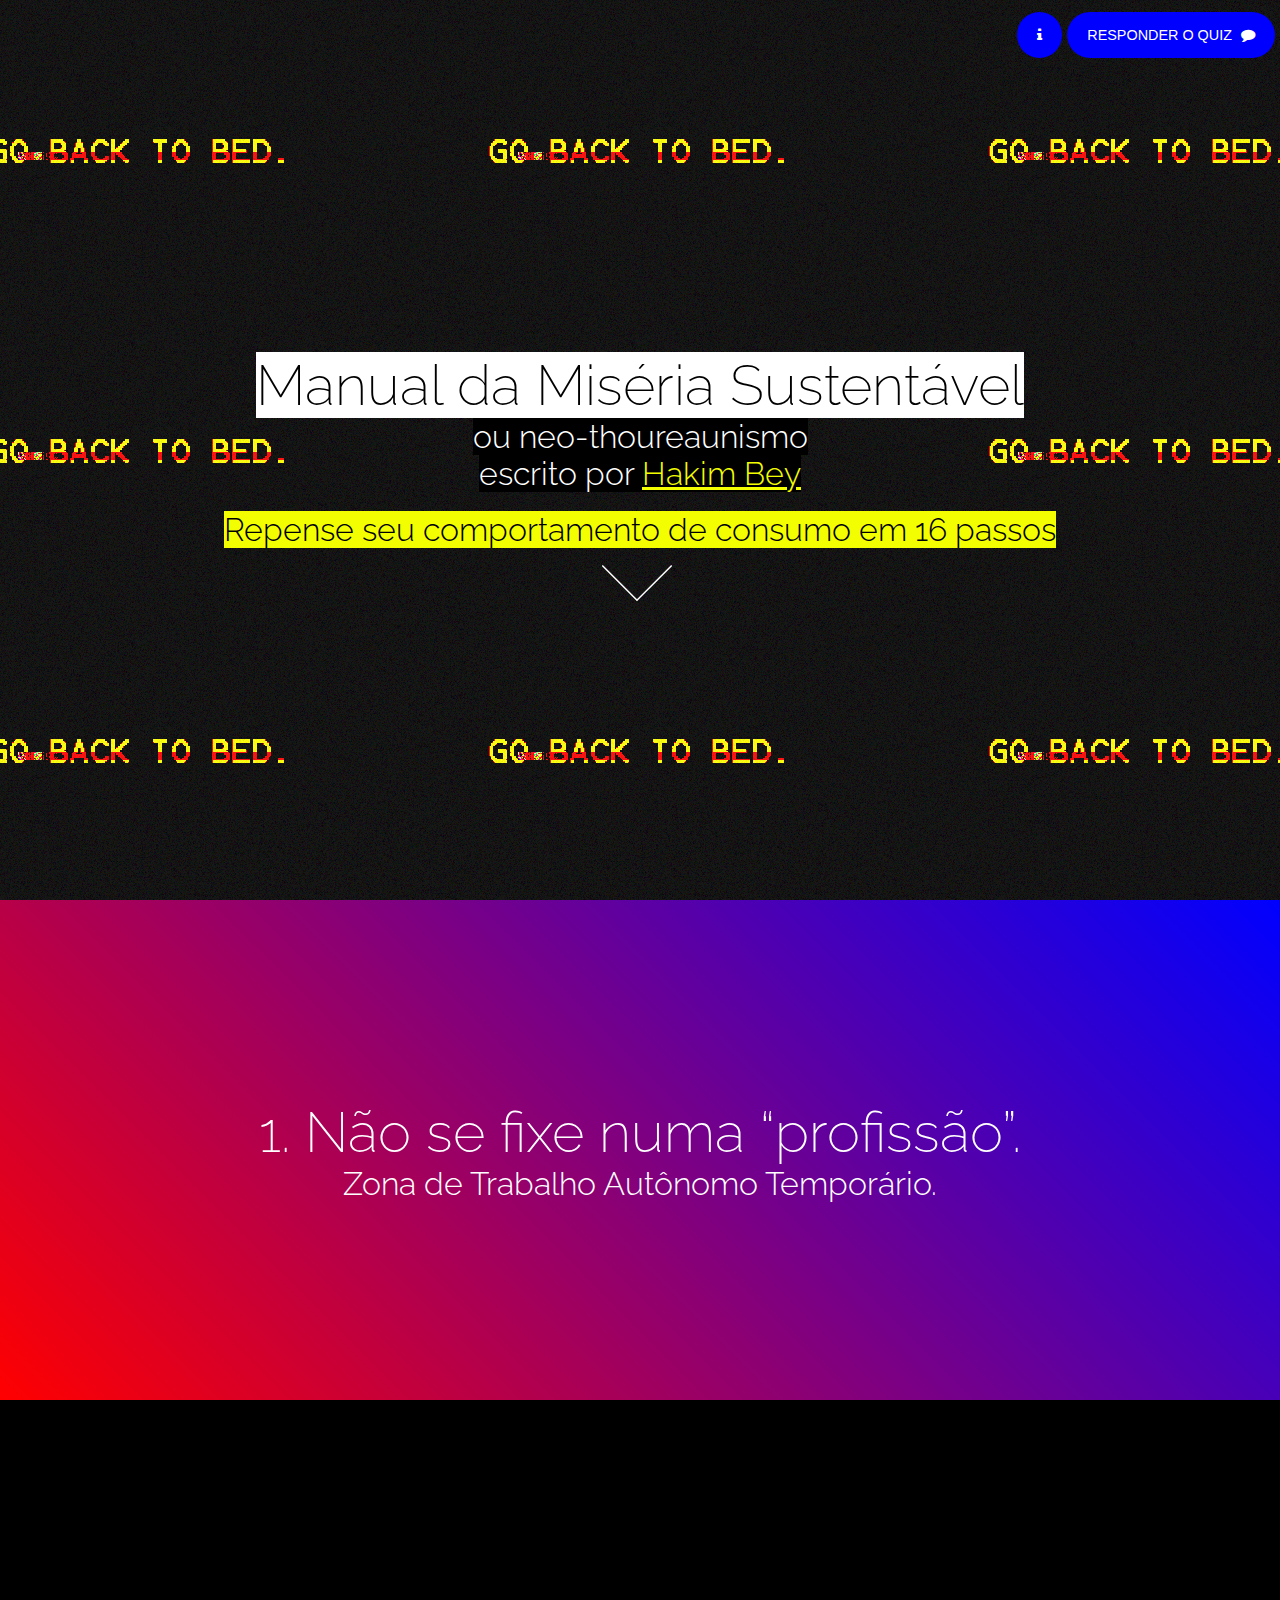
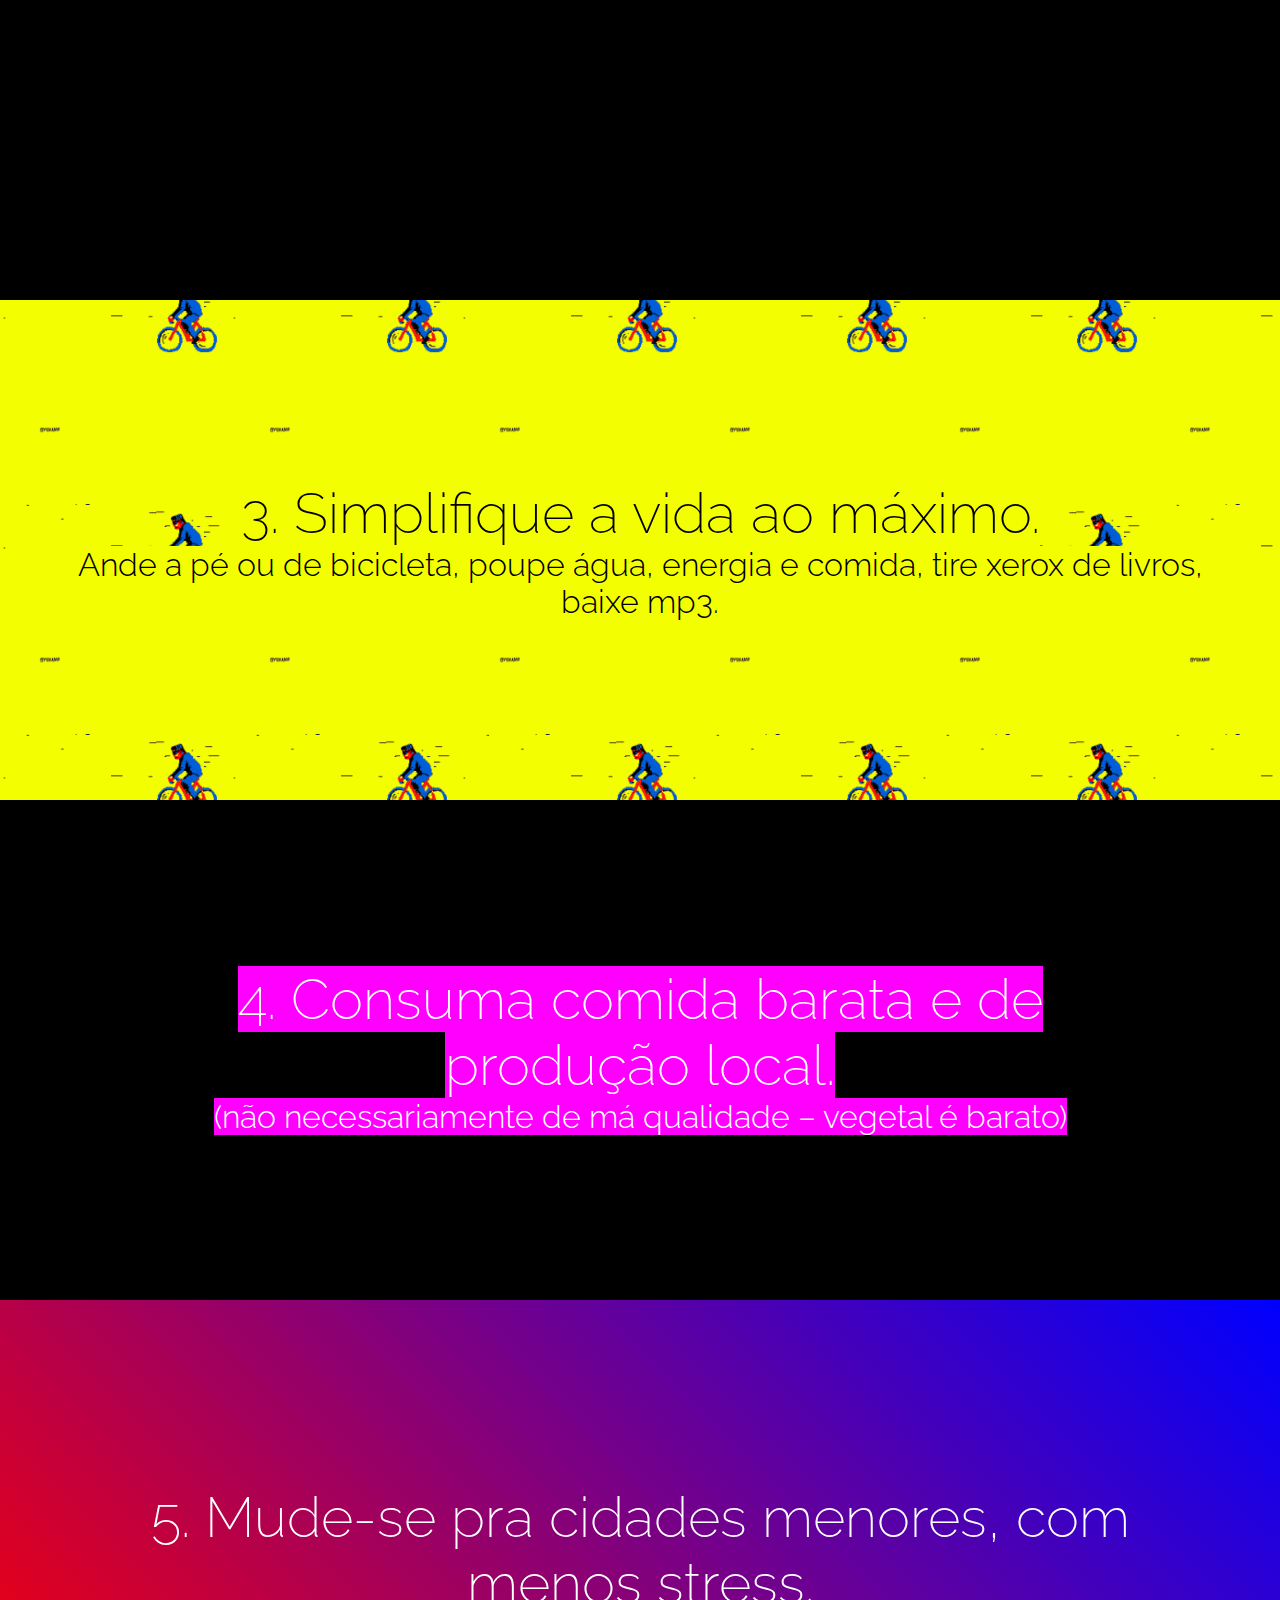
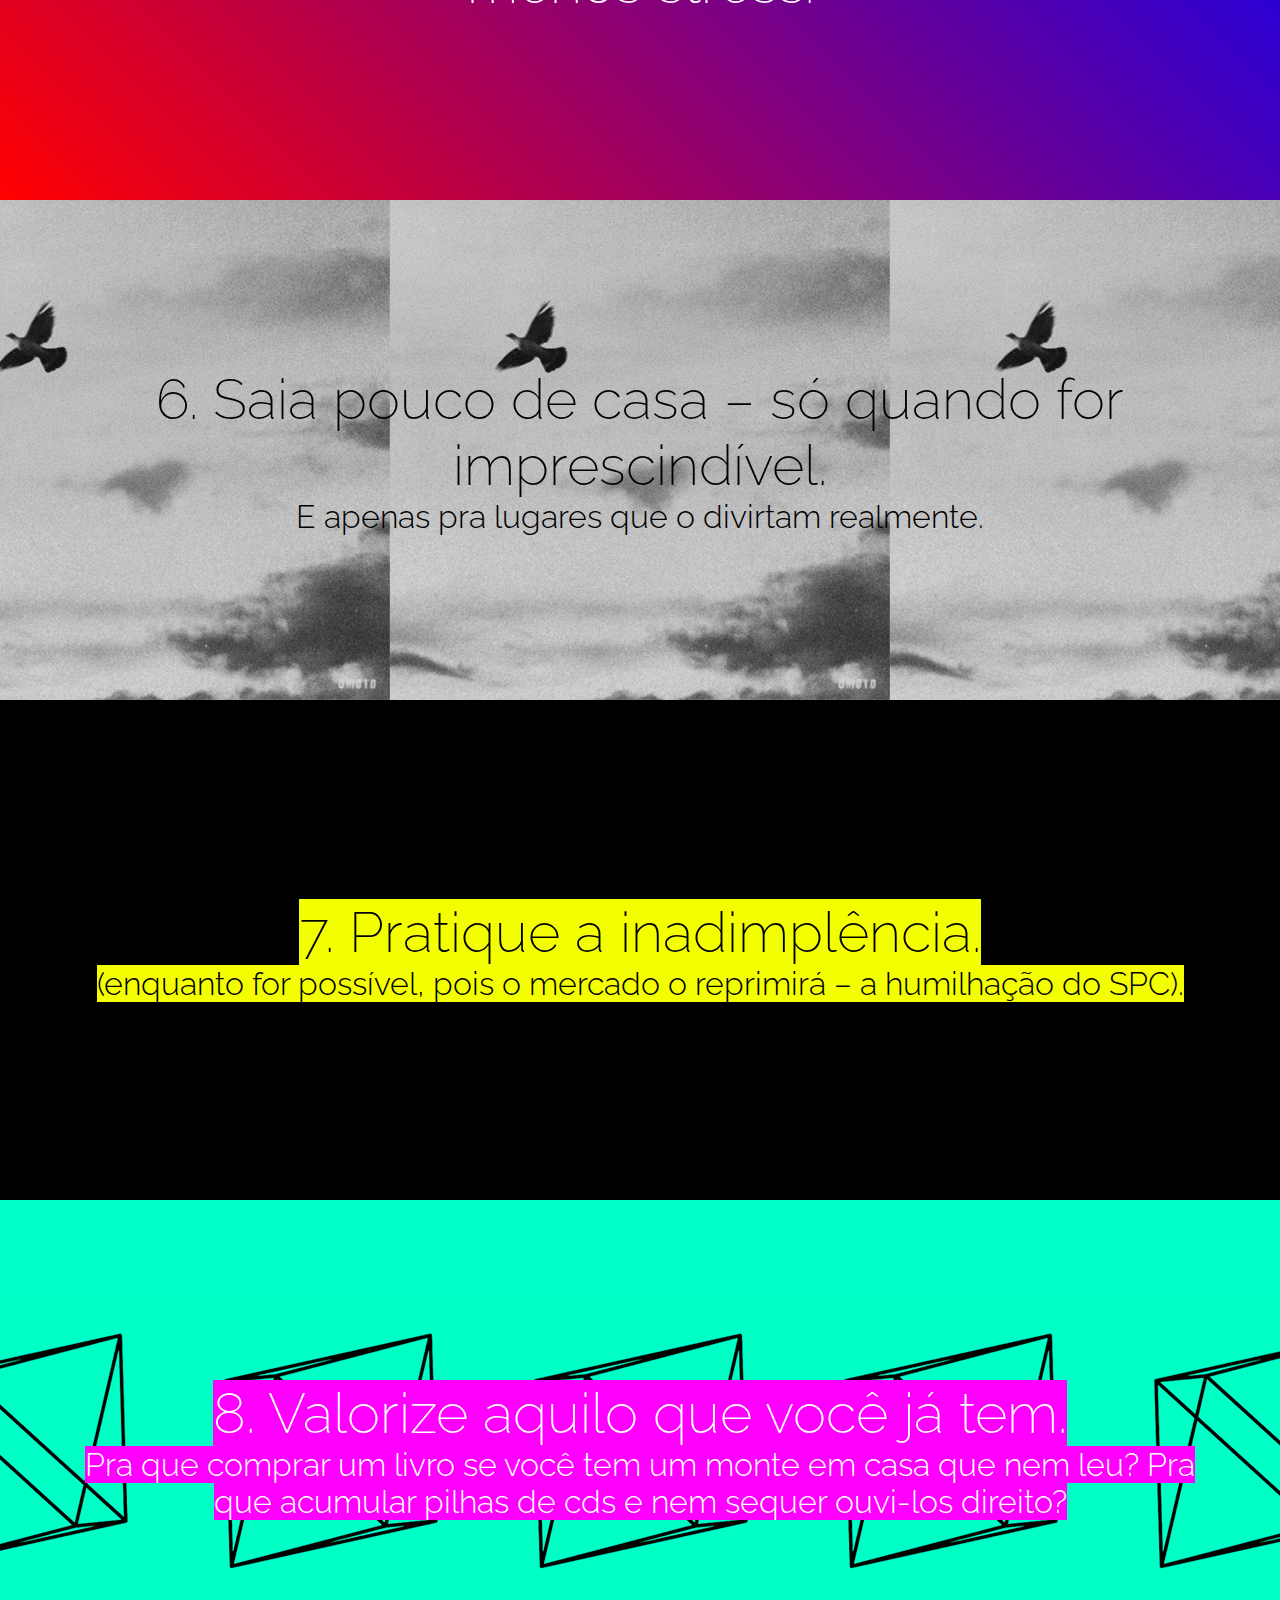
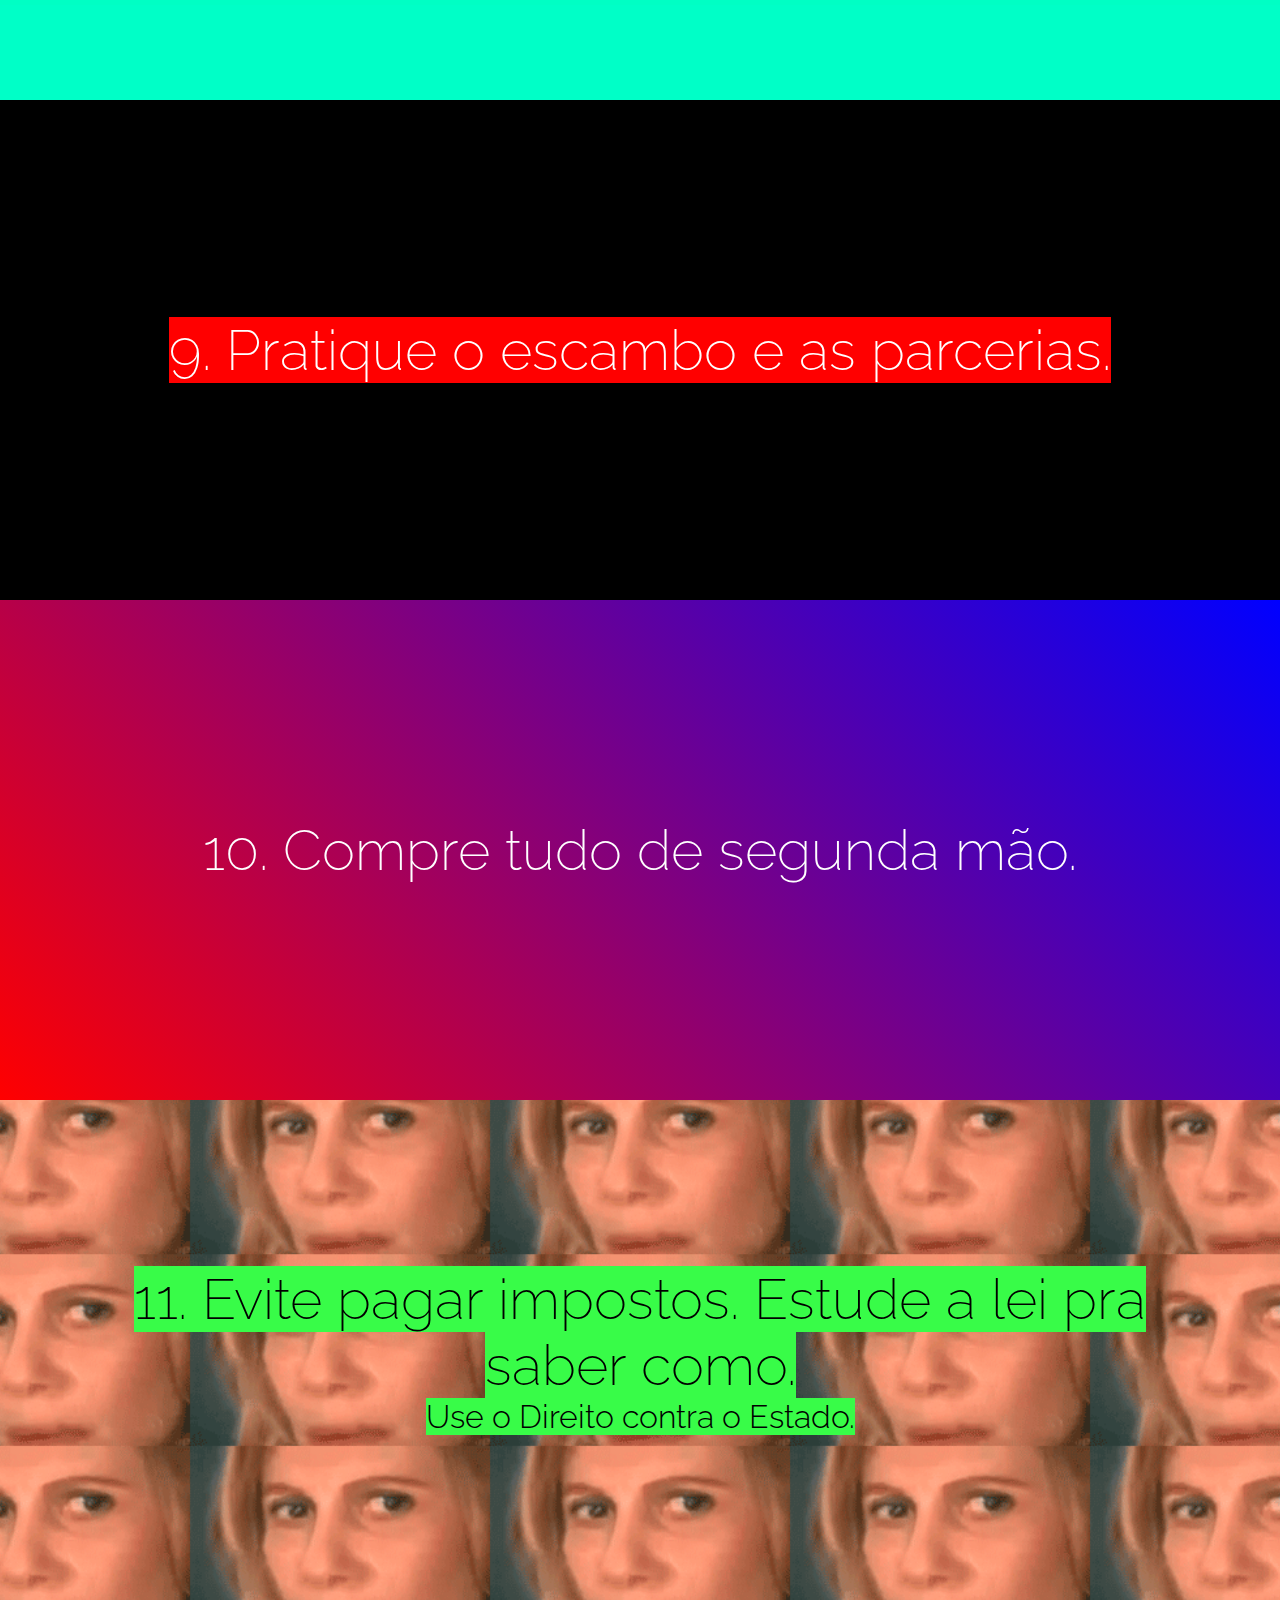
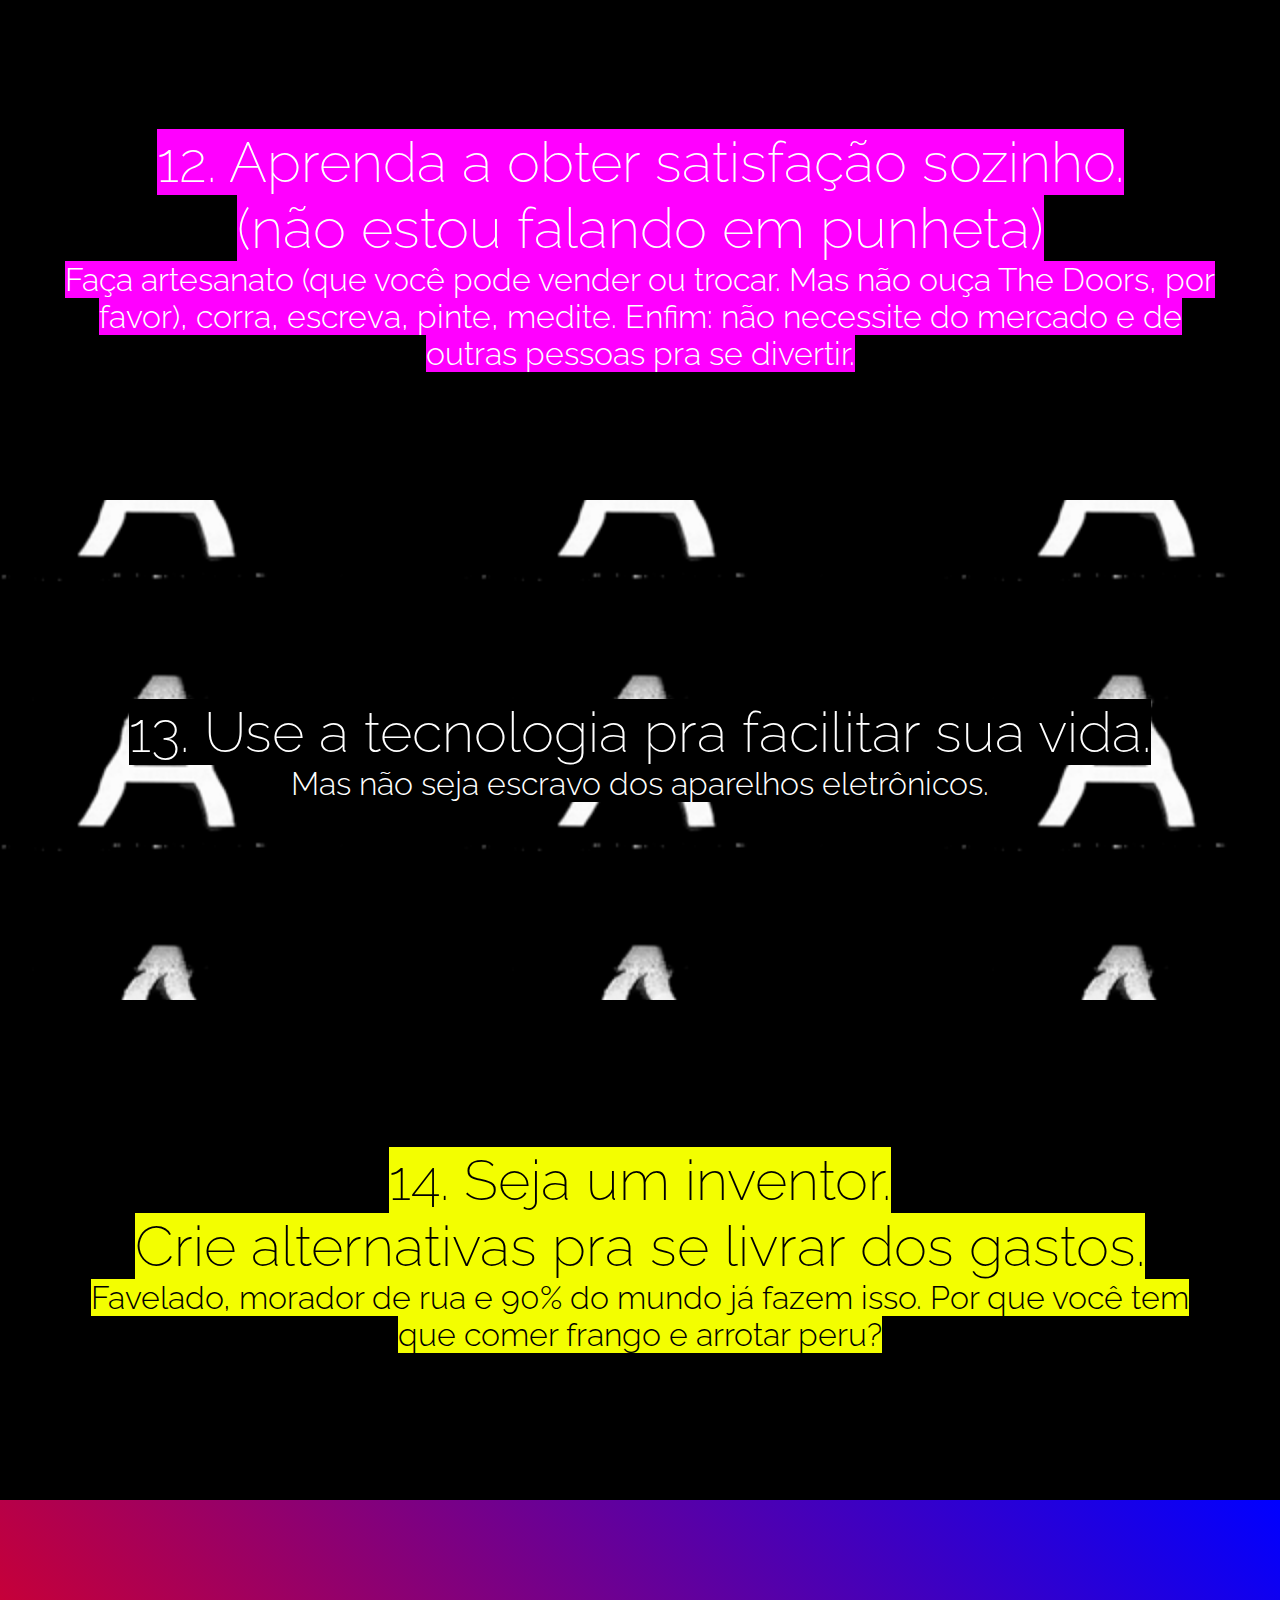
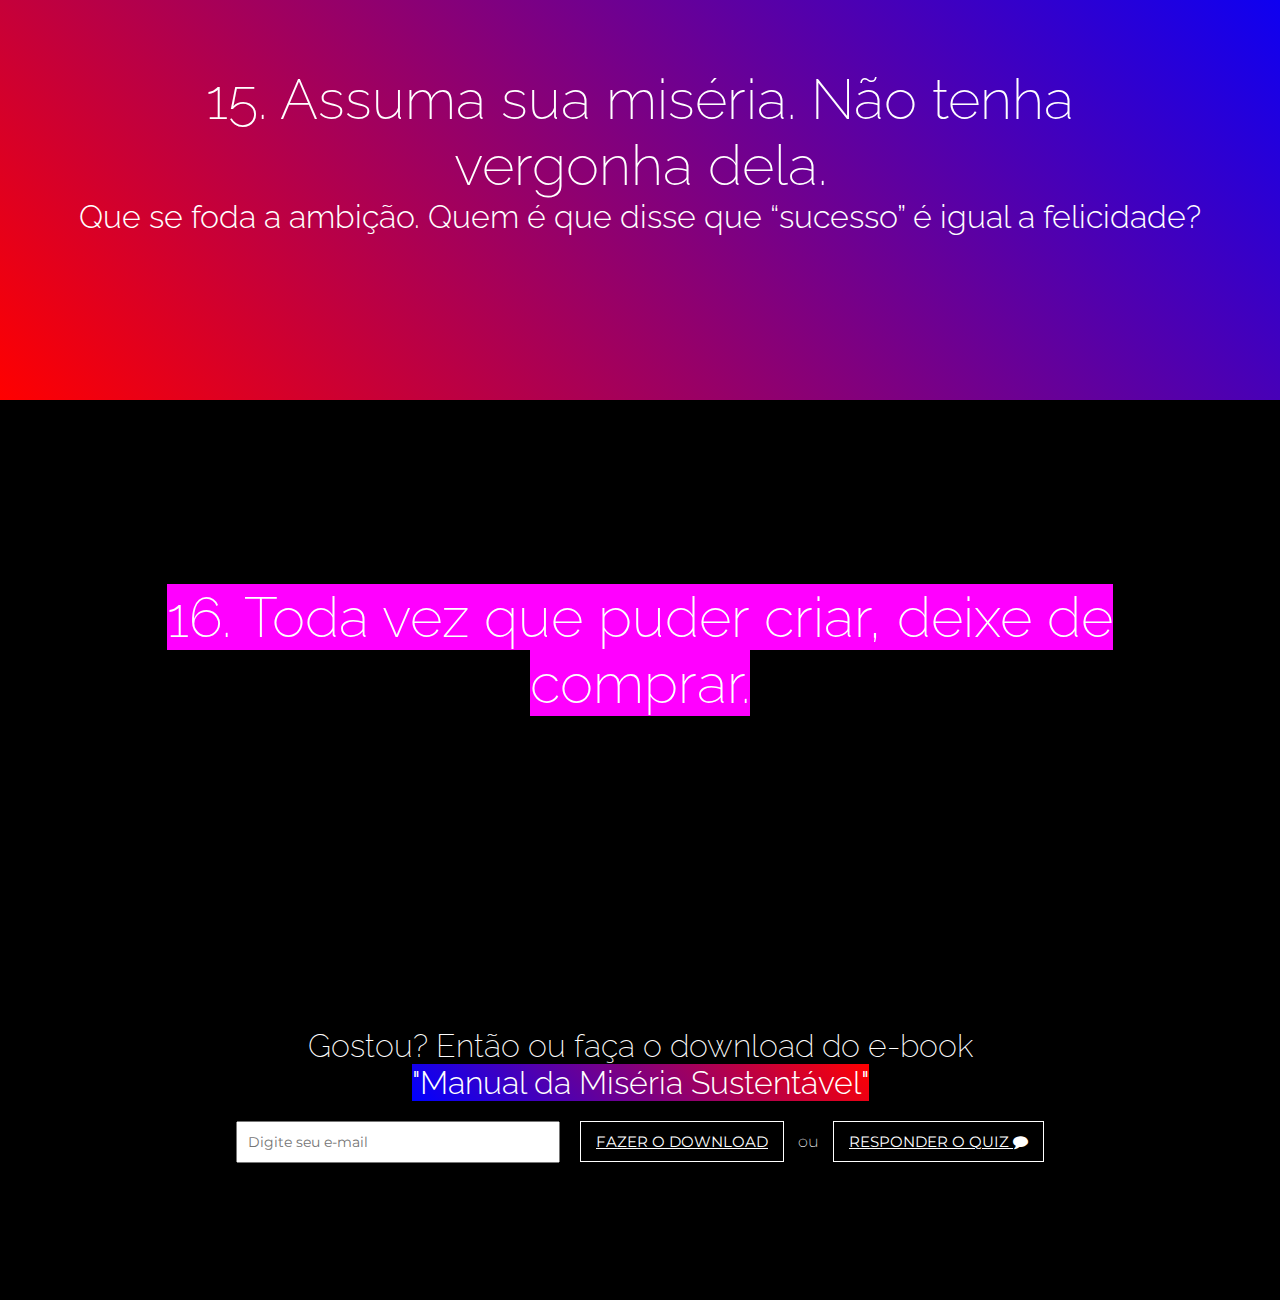
<file: index.html>
<!DOCTYPE html>
<html lang="en">
<head>
    <!-- Global site tag (gtag.js) - Google Analytics -->
    <script async src="https://www.googletagmanager.com/gtag/js?id=UA-109246857-1"></script>
    <script>
      window.dataLayer = window.dataLayer || [];
      function gtag(){dataLayer.push(arguments);}
      gtag('js', new Date());

      gtag('config', 'UA-109246857-1');
    </script>

    <meta charset="UTF-8">
    <meta name="viewport" content="width=device-width, initial-scale=1.0">
    <meta http-equiv="X-UA-Compatible" content="ie=edge">
    <link rel="stylesheet" href="assets/css/style.css">
    <link rel="stylesheet" href="assets/css/font-awesome.min.css">
    <link href="https://fonts.googleapis.com/css?family=Raleway:200,300|Montserrat:400,500" rel="stylesheet">
    <link rel="icon" type="image/png" href="assets/imgs/ico.png" />

    <title>Quiz / Manual da Miséria Sustentável / Hakim Bey</title>
    <meta name="description" content="‘Manual da Miséria sustentável’ foi escrito por Hakim Bey e me inspirou a abusar do poder subversivo dos memes e da agressividade visual dos movimentos contracultura para ilustrar e divulgar a mensagem desse texto que nos leva a repensar nossos hábitos de consumo em 16 passos.">
    <meta name="keywords" content="Hakim Bey,Contracultura,Consumo">
    <meta name="author" content="Monalisa Santos">
</head>
<body>

	<header>
        <nav>   
            <ul>
                <li><a class="btnInfo"><i class="fa fa-info" aria-hidden="true"></i></a></li>
                <li><a href="quiz.html"><p>responder o quiz </p><i class="fa fa-comment" aria-hidden="true"></i></a></li>
            </ul>
        </nav>
    </header>

    
    <section class="fullpage abertura">
        <h1 class="titulo"><span class="txt_bg_branco">Manual da Miséria Sustentável</span></h1>
        <h4><span class="txt_bg_preto">ou neo-thoureaunismo</span><br><span class="txt_bg_preto">escrito por <a href="https://pt.wikipedia.org/wiki/Peter_Lamborn_Wilson" target="_blank">Hakim Bey</a></span></h4>
        <br>
        <h4><span class="txt_amarelo">Repense seu comportamento de consumo em 16 passos</span></h4>
        <div>
            <img class="seta seta1" src="assets/imgs/seta.svg" width="70px" height="70px">
        </div>
	</section>
    <section id="manual01" class="flex cor_degrade">
        <h2>1. Não se fixe numa “profissão”.</h2>
        <h4>Zona de Trabalho Autônomo Temporário.</h4>
    </section>
    <section id="manual02" class="flex cor2">
        <h2><span class="txt_preto">2. Mate o consumista que existe em você.</span></h2>
        <h4><span class="txt_preto">Isso não é riponguismo – é que a autonomia tem um custo, infelizmente.</span></h4>
    </section>
    <section id="manual03" class="flex cor3">
        <h2><span class="txt_amarelo">3. Simplifique a vida ao máximo.</span></h2>
        <h4><span class="txt_amarelo">Ande a pé ou de bicicleta, poupe água, energia e comida, tire xerox de livros, baixe mp3.</span></h4>
    </section>
    <section id="manual04" class="flex cor4">
        <h2><span class="txt_rosa">4. Consuma comida barata e de produção local.</span></h2>
        <h4><span class="txt_rosa">(não necessariamente de má qualidade – vegetal é barato)</span></h4>
    </section>
    <section id="manual05" class="flex cor_degrade">
        <!--<video poster="" id="bgvid" playsinline autoplay muted loop>
            <source src="assets/video/nazare.mp4" type="video/mp4">
        </video>-->
        <h2>5. Mude-se pra cidades menores, com menos stress.</h2>
    </section>
    <section id="manual06" class="flex cor6">
        <h2><span class="txt_preto">6. Saia pouco de casa – só quando for imprescindível.</span></h2>
        <h4>E apenas pra lugares que o divirtam realmente.</h4>
    </section>
    <section id="manual07" class="flex cor7">
        <h2><span class="txt_amarelo">7. Pratique a inadimplência.</span></h2>
        <h4><span class="txt_amarelo">(enquanto for possível, pois o mercado o reprimirá – a humilhação do SPC).</span></h4>
    </section>
    <section id="manual08" class="flex cor8">
        <h2><span class="txt_rosa">8. Valorize aquilo que você já tem.</span></h2>
        <h4><span class="txt_rosa">Pra que comprar um livro se você tem um monte em casa que nem leu? Pra que acumular pilhas de cds e nem sequer ouvi-los direito?</span></h4>
    </section>
    </section>
    <section id="manual09" class="flex cor9">
        <h2><span class="txt_vermelho">9. Pratique o escambo e as parcerias.</span></h2>
    </section>
    <section id="manual10" class="flex cor_degrade">
        <h2>10. Compre tudo de segunda mão.</h2>
    </section>
    <section id="manual11" class="flex cor11">
        <h2><span class="txt_verde">11. Evite pagar impostos. Estude a lei pra saber como.</span></h2>
        <h4><span class="txt_verde">Use o Direito contra o Estado.</span></h4>
    </section>
    <section id="manual12" class="flex cor12">
        <h2><span class="txt_rosa">12. Aprenda a obter satisfação sozinho.</span></h2>
        <h2><span class="txt_rosa">(não estou falando em punheta)</span></h2>
        <h4><span class="txt_rosa">Faça artesanato (que você pode vender ou trocar. Mas não ouça The Doors, por favor), corra, escreva, pinte, medite. Enfim: não necessite do mercado e de outras pessoas pra se divertir.</span></h4>
    </section>
    <section id="manual13" class="flex cor13">
        <h2><span class="txt_bg_preto">13. Use a tecnologia pra facilitar sua vida.</span></h2>
        <h4><span class="txt_bg_preto">Mas não seja escravo dos aparelhos eletrônicos.</span></h4>
    </section>
    <section id="manual14" class="flex cor14">
        <h2><span class="txt_amarelo">14. Seja um inventor.</span></h2>
        <h2><span class="txt_amarelo">Crie alternativas pra se livrar dos gastos.</span></h2>
        <h4><span class="txt_amarelo">Favelado, morador de rua e 90% do mundo já fazem isso. Por que você tem que comer frango e arrotar peru?</span></h4>
    </section>
    <section id="manual15" class="flex cor_degrade">
        <h2>15. Assuma sua miséria. Não tenha vergonha dela.</h2>
        <h4>Que se foda a ambição. Quem é que disse que “sucesso” é igual a felicidade?</h4>
    </section>
    <section id="manual16" class="flex cor16">
        <h2><span class="txt_rosa">16. Toda vez que puder criar, deixe de comprar.</span></h2>
    </section>

    <!-- E-BOOK -->
    <section id="ebook" class="header flex ebook">
        <div class="cadastro">
            <h3>Gostou? Então ou faça o download do e-book<br><span class="txt_degrade">"Manual da Miséria Sustentável"</span></h3>
            <input id="email" type="email" name="e-mail" placeholder="Digite seu e-mail"><button id="btnEbook" class="btnEbook">FAZER O DOWNLOAD</button>
            <p>ou</p>
            <button id="btnResponderQuiz" onclick="window.location.href='quiz.html'">RESPONDER O QUIZ <i class="fa fa-comment" aria-hidden="true"></i></button> 
        </div>
        <div class="link hide">
            <h3>Seu cadastro foi efetivado com sucesso.</h3>
            <h3><button onclick="window.location.href='assets/pdf/manual-da-miseria-sustentavel.pdf'">CLIQUE AQUI para fazer o download do e-book</button></h3>
        </div>
    </section>

    <!-- INFO -->
    <div class="lightbox" aria-hidden="true">
        <div class="modal">
            <a href="" id="btnClose"><img src="assets/imgs/btn_close.gif" class="close" alt="Btn Fechar"></a>
            <div>
                <h5>Sobre o projeto</h5>
                <p>“Manual da Miséria Sustentável” é um texto escrito por Hakim Bey que convida o leitor a repensar seus hábitos de consumo em 15 passos.</p>

                <p>Sua mensagem me inspirou a produzir uma intervenção digital que se apropria de memes como elementos de fetiche e os relaciona com pensamentos contracultura para questionar valores sociais através da agressividade visual.</p>

                <p>Reconhecendo o poder transformador do meme e sua característica subersiva, o projeto busca inverter a lógica de distorção da apropriação cultural e divulgar a cultura underground se apropriando da cultura popular.</p>

                <h5>Memes</h5>
                <p>O termo “meme” foi criado por Richard Dawkins em 1976 e é “considerado como uma unidade de informação que se multiplica de cérebro em cérebro”, com a característica de uma “evolução cultural que pode se autopropagar”.</p>
            </div>

            <div>
                <h5>Sobre o autor Hakim Bey</h5>
                <img src="assets/imgs/img_hakim.jpg" alt="Foto de Hakim Bey">
                <p>Hakim Bey é "um teórico libertário cujos escritos causaram grande impacto no movimento anarquista das últimas décadas do século XX e início do século XXI". Hakim Bey é o pseudônimo de Peter Lamborn Wilson.</p>
                <p> <a href="https://pt.wikipedia.org/wiki/Peter_Lamborn_Wilson" target="_blank">Saiba mais sobre o autor (Wikipedia)</a> ou <a href="https://drive.google.com/open?id=0B-YLV8egGwSuRF9GSGxuRGUxMVE" target="_blank">leia algumas de suas obras (Google Drive).</a></p>
            </div>

            <div>
                <h5>Sobre a Monalisa Santos</h5>
                <img src="assets/imgs/img_monalisa.jpg" alt="Foto de Monalisa Santos">
                <p><a href="http://www.amonalisa.com" target="_blank">Monalisa Santos</a> é apaixonada por raciocínio lógico, eterna curiosa da programação e formada em Design Digital. Amante de intervenções urbanas e influenciada pelos movimentos de contracultura desde antes do bug do milênio.</p>

                <h5>Agradecimentos</h5>
                <p>Esse é resultado de uma imersão em um projeto muito maior do que eu: o <a href="http://reprograma.com.br/" target="blank">Reprograma</a>. Nada disso seria possível sem a todas as citações cujo crédito são da <a href="https://www.wikipedia.org/" target="_blank">Wikipedia</a>, o <a href="https://giphy.com/" target="_blank">Giphy</a> e a incrível capacidade do Brasil em criar memes. Obrigada.</p>
            </div>
        </div>
    </div>

    <script src="assets/js/jquery.js"></script>
    <script src="assets/js/script.js"></script>
</body>
</html>
</file>
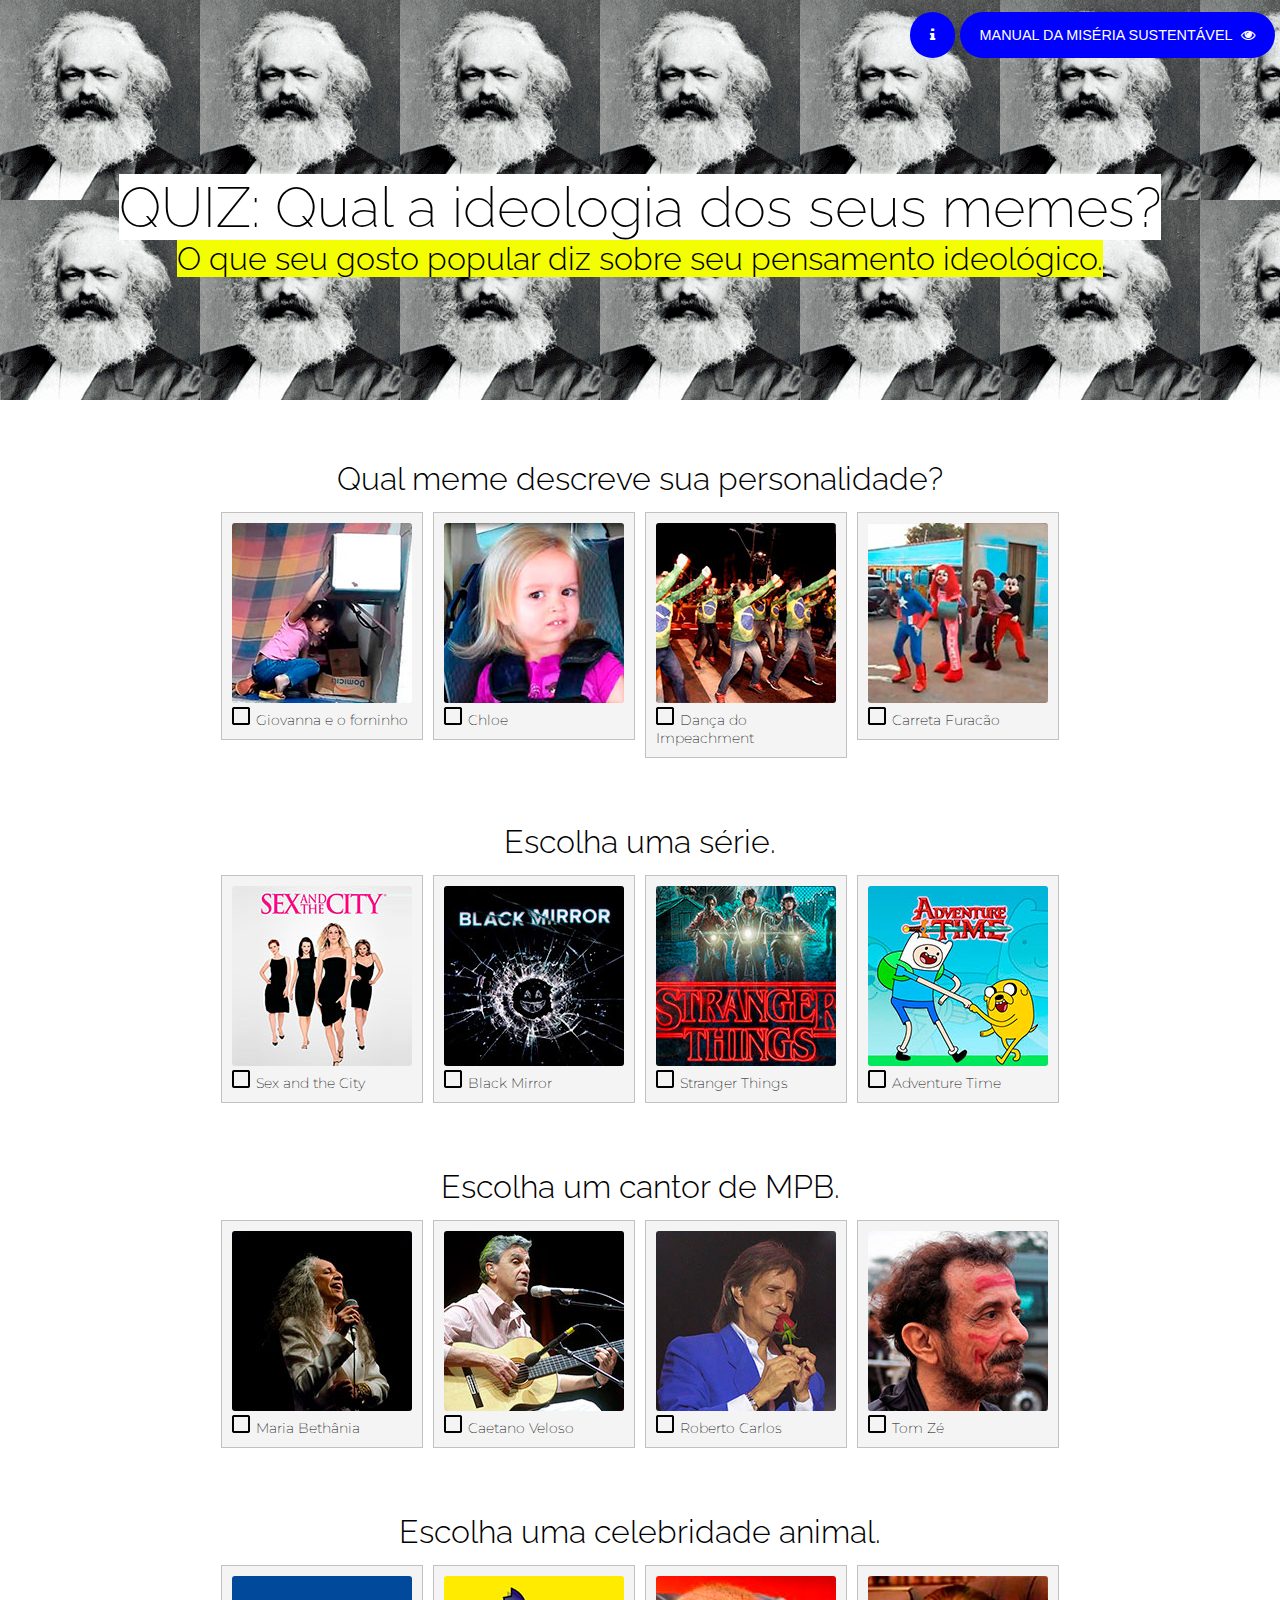
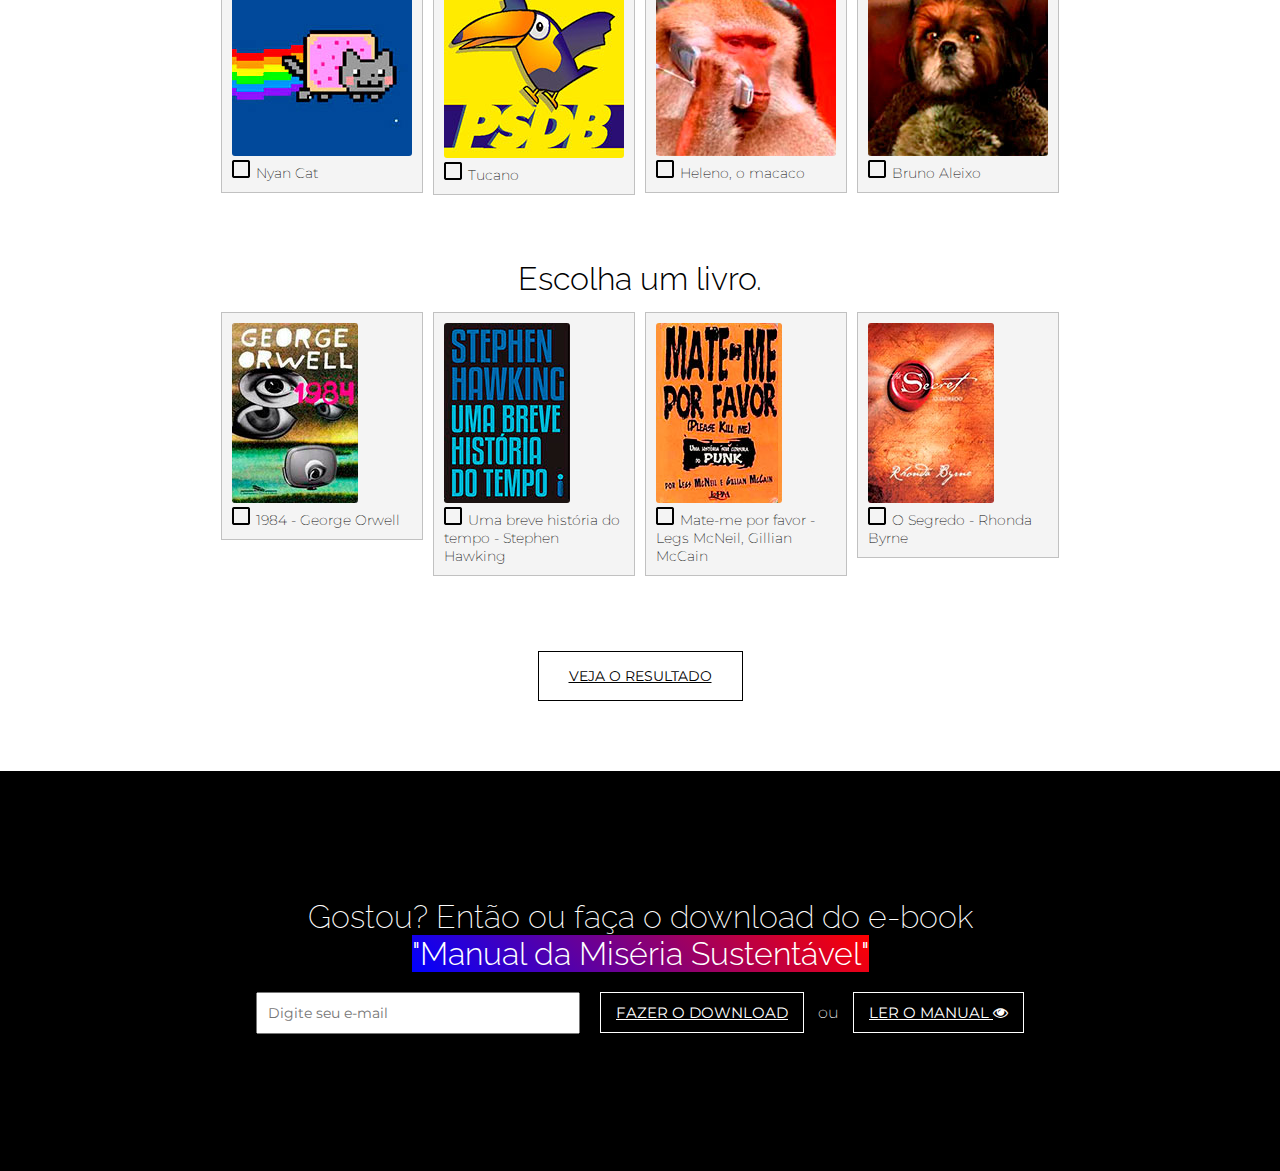
<file: quiz.html>
<!DOCTYPE html>
<html lang="en">
<head>
    <!-- Global site tag (gtag.js) - Google Analytics -->
    <script async src="https://www.googletagmanager.com/gtag/js?id=UA-109246857-1"></script>
    <script>
      window.dataLayer = window.dataLayer || [];
      function gtag(){dataLayer.push(arguments);}
      gtag('js', new Date());

      gtag('config', 'UA-109246857-1');
    </script>

    <script>
	  window.fbAsyncInit = function() {
	    FB.init({
	      appId      : '1877133342301417',
	      xfbml      : true,
	      version    : 'v2.10'
	    });
	  };

	  (function(d, s, id){
	     var js, fjs = d.getElementsByTagName(s)[0];
	     if (d.getElementById(id)) {return;}
	     js = d.createElement(s); js.id = id;
	     js.src = "https://sdk.accountkit.com/en_US/sdk.js";
	     fjs.parentNode.insertBefore(js, fjs);
	   }(document, 'script', 'facebook-jssdk'));
	</script>
	<meta property="og:type" content="quiz">
	<meta property="og:title" content="Quiz / Manual da Miséria Sustentável / Hakim Bey" >

    <meta charset="UTF-8">
    <meta name="viewport" content="width=device-width, initial-scale=1.0">
    <meta http-equiv="X-UA-Compatible" content="ie=edge">
    <link rel="stylesheet" href="assets/css/style.css">
    <link rel="stylesheet" href="assets/css/font-awesome.min.css">
    <link href="https://fonts.googleapis.com/css?family=Raleway:200,300|Montserrat:400,500" rel="stylesheet">
    <link rel="icon" type="image/png" href="assets/imgs/ico.png" />
    
    <title>Quiz / Manual da Miséria Sustentável / Hakim Bey</title>
    <meta name="description" content="‘Manual da Miséria sustentável’ foi escrito por Hakim Bey e me inspirou a abusar do poder subversivo dos memes e da agressividade visual dos movimentos contracultura para ilustrar e divulgar a mensagem desse texto que nos leva a repensar nossos hábitos de consumo em 16 passos.">
    <meta name="keywords" content="Hakim Bey,Contracultura,Consumo">
    <meta name="author" content="Monalisa Santos">
</head>
<body>

	<header>
        <nav>   
            <ul>
                <li><a class="btnInfo"><i class="fa fa-info" aria-hidden="true"></i></a></li>
                <li><a href="index.html"><p>Manual da Miséria Sustentável </p><i class="fa fa-eye" aria-hidden="true"></i></a></li>
            </ul>
        </nav>
    </header>

    
    <section class="flex header_quiz">
        <h1><span class="txt_bg_branco">QUIZ: Qual a ideologia dos seus memes?</span></h1>
        <h4><span class="txt_amarelo">O que seu gosto popular diz sobre seu pensamento ideológico.</span></h4>
	</section>
    <section class="quiz">
        <h4>Qual meme descreve sua personalidade?</h4>
        <!-- <button id="shareBtn" class="facebook"><i class="fa fa-facebook-official" aria-hidden="true"></i> Compartilhar seu resultado</button> -->
        <ul class="pergunta um">  
                <li class="box d">
                    <img src="assets/imgs/quiz_p1_r4.jpg">
                    <p><i class="check" aria-hidden="true"></i>Giovanna e o forninho</p>
                </li>  
                <li class="box a">
                    <img src="assets/imgs/quiz_p1_r1.jpg">
                    <p><i class="check" aria-hidden="true"></i>Chloe</p>
                </li>   
                <li class="box b">
                    <img src="assets/imgs/quiz_p1_r2.jpg">
                    <p><i class="check" aria-hidden="true"></i>Dança do Impeachment</p>
                </li>   
                <li class="box c">
                    <img src="assets/imgs/quiz_p1_r3.jpg">
                    <p><i class="check" aria-hidden="true"></i>Carreta Furacão</p>
                </li>   
        </ul> 
        <h4>Escolha uma série.</h4>
        <ul class="pergunta dois">  
                <li class="box b">
                    <img src="assets/imgs/quiz_p2_r2.jpg">
                    <p><i class="check" aria-hidden="true"></i>Sex and the City</p>
                </li>   
                <li class="box d">
                    <img src="assets/imgs/quiz_p2_r4.jpg">
                    <p><i class="check" aria-hidden="true"></i>Black Mirror</p>
                </li>  
                <li class="box c">
                    <img src="assets/imgs/quiz_p2_r3.jpg">
                    <p><i class="check" aria-hidden="true"></i>Stranger Things</p>
                </li>   
                <li class="box a">
                    <img src="assets/imgs/quiz_p2_r1.jpg">
                    <p><i class="check" aria-hidden="true"></i>Adventure Time</p>
                </li>   
        </ul> 
        <h4>Escolha um cantor de MPB.</h4>
        <ul class="pergunta tres">  
                <li class="box a">
                    <img src="assets/imgs/quiz_p3_r1.jpg">
                    <p><i class="check" aria-hidden="true"></i>Maria Bethânia</p>
                </li>   
                <li class="box c">
                    <img src="assets/imgs/quiz_p3_r3.jpg">
                    <p><i class="check" aria-hidden="true"></i>Caetano Veloso</p>
                </li>   
                <li class="box b">
                    <img src="assets/imgs/quiz_p3_r2.jpg">
                    <p><i class="check" aria-hidden="true"></i>Roberto Carlos</p>
                </li>   
                <li class="box d">
                    <img src="assets/imgs/quiz_p3_r4.jpg">
                    <p><i class="check" aria-hidden="true"></i>Tom Zé</p>
                </li>  
        </ul> 
        <h4>Escolha uma celebridade animal.</h4>
        <ul class="pergunta quatro">  
                <li class="box a">
                    <img src="assets/imgs/quiz_p4_r1.jpg">
                    <p><i class="check" aria-hidden="true"></i>Nyan Cat</p>
                </li>   
                <li class="box b">
                    <img src="assets/imgs/quiz_p4_r2.jpg">
                    <p><i class="check" aria-hidden="true"></i>Tucano</p>
                </li>   
                <li class="box c">
                    <img src="assets/imgs/quiz_p4_r3.jpg">
                    <p><i class="check" aria-hidden="true"></i>Heleno, o macaco</p>
                </li>   
                <li class="box d">
                    <img src="assets/imgs/quiz_p4_r4.jpg">
                    <p><i class="check" aria-hidden="true"></i>Bruno Aleixo</p>
                </li>  
        </ul>
        <h4>Escolha um livro.</h4>
        <ul class="pergunta cinco">  
                <li class="box c">
                    <img src="assets/imgs/quiz_p5_r3.jpg">
                    <p><i class="check" aria-hidden="true"></i>1984 - George Orwell</p>
                </li>   
                <li class="box a">
                    <img src="assets/imgs/quiz_p5_r1.jpg">
                    <p><i class="check" aria-hidden="true"></i>Uma breve história do tempo - Stephen Hawking</p>
                </li>   
                <li class="box d">
                    <img src="assets/imgs/quiz_p5_r4.jpg">
                    <p><i class="check" aria-hidden="true"></i>Mate-me por favor - Legs McNeil, Gillian McCain</p>
                </li>  
                <li class="box b">
                    <img src="assets/imgs/quiz_p5_r2.jpg">
                    <p><i class="check" aria-hidden="true"></i>O Segredo - Rhonda Byrne</p>
                </li>   
        </ul>
        <a id="resultado"></a>
        <button class="btnResultado">VEJA O RESULTADO</button>
        <div class="resultado">
            <div class="a hide">
                <h4>RESULTADO: <span class="txt_bg_preto">NIILISMO</span></h4>
                
                <p><img src="assets/imgs/quiz_r1.jpg">O Niilismo “é a desvalorização e a morte do sentido, a ausência de finalidade e de resposta ao ‘porquê’”. O refúgio dos céticos. “O Niilismo não tem futuro. Pensando bem, nem presente.” Recomendo que você não sofra sozinho e acompanhe o <a href="http://www.facebook.com/nihilistmemes/" target="_blank">Nihilist Memes</a> pra não perder as chances de perder esperança.</p>
                <button id="shareBtn" class="facebook"><i class="fa fa-facebook-official" aria-hidden="true"></i> Compartilhar seu resultado</button>
                <button class="btnRefazerQuiz"><i class="fa fa-refresh" aria-hidden="true"></i> Refazer o Quiz</button>
            </div>
        </div>

        <div class="resultado">
            <div class="b hide">
               <h4>RESULTADO: <span class="txt_bg_preto">CAPITALISMO</h4>
                
                <p><img src="assets/imgs/quiz_r2.jpg">“O Capitalismo é uma ideologia baseada na propriedade privada dos meios de produção e na sua operação com o objetivo de obter lucro. Os lucros são distribuídos para os proprietários que investem em empresas.” Espero que você seja uma das 85 pessoas no mundo que têm mais da metade de toda a riqueza do planeta. Se não for, acompanhe a evolução do capitalismo em <a href="http://www.facebook.com/HumansOfLateCapitalism/" target="_blank">Humans Of Late Capitalism</a>.</p>
                <button id="shareBtn" class="facebook"><i class="fa fa-facebook-official" aria-hidden="true"></i> Compartilhar seu resultado</button>
                <button class="btnRefazerQuiz"><i class="fa fa-refresh" aria-hidden="true"></i> Refazer o Quiz</button>
            </div>
        </div>

        <div class="resultado">
            <div class="c hide">
               <h4>RESULTADO: <span class="txt_bg_preto">MARXISMO</h4>
                
                <p><img src="assets/imgs/quiz_r3.jpg">A tese marxista diz que “conflitos de classe dentro do capitalismo surgem devido à intensificação das contradições entre uma produção mecanizada e altamente produtiva e a socialização realizada pelo proletariado”. Spoiler: Stalin disse que era marxista, mas não era. Não seje Stalin, informe-se em <a href="https://www.facebook.com/dicasdoestalinho2/" target="_blank">Dicas do Estalinho 1.1/2</a>.</p>
                <button id="shareBtn" class="facebook"><i class="fa fa-facebook-official" aria-hidden="true"></i> Compartilhar seu resultado</button>
                <button class="btnRefazerQuiz"><i class="fa fa-refresh" aria-hidden="true"></i> Refazer o Quiz </button>
            </div>
        </div>

        <div class="resultado">
            <div class="d hide">
                <h4>RESULTADO: <span class="txt_bg_preto">ANARQUISMO</h4>
                
                <p><img src="assets/imgs/quiz_r4.jpg">Foda-se o sistema. "Anarquismo é uma ideologia política que se opõe à todo tipo de hierarquia e dominação, seja ela política, econômica, social ou cultural, como o Estado, o capitalismo, as instituições religiosas, o racismo e o patriarcado." Não fique de fora, acompanhe as altas aventuras dos <a href="http://www.facebook.com/anarcomiguxosVI/" target="_blank">Anarcomiguxos VI</a>.</p>
                <button id="shareBtn" class="facebook"><i class="fa fa-facebook-official" aria-hidden="true"></i> Compartilhar seu resultado</button>
                <button class="btnRefazerQuiz"><i class="fa fa-refresh" aria-hidden="true"></i> Refazer o Quiz</button>

            </div>
        </div>
    </section>

    <!-- E-BOOK -->
    <section id="ebook" class="header flex ebook">
        <div class="cadastro">
            <h3>Gostou? Então ou faça o download do e-book<br><span class="txt_degrade">"Manual da Miséria Sustentável"</span></h3>
            <input id="email" type="email" name="e-mail" placeholder="Digite seu e-mail"><button id="btnEbook" class="btnEbook">FAZER O DOWNLOAD</button>
            <p>ou</p>
            <button onclick="window.location.href='index.html'">LER O MANUAL <i class="fa fa-eye" aria-hidden="true"></i></button>
        </div>
        <div class="link hide">
            <h3>Seu cadastro foi efetivado com sucesso.</h3>
            <h3><button onclick="window.location.href='assets/pdf/manual-da-miseria-sustentavel.pdf'">CLIQUE AQUI para fazer o download do e-book</button></h3>
        </div>
    </section>

     <!-- INFO -->
    <div class="lightbox" aria-hidden="true">
        <div class="modal">
            <a id="btnClose"><img src="assets/imgs/btn_close.gif" class="close" alt="Btn Fechar"></a>
            <div>
                <h5>Sobre o projeto</h5>

                <p>“Manual da Miséria Sustentável” é um texto escrito por Hakim Bey que convida o leitor a repensar seus hábitos de consumo em 15 passos.</p>

                <p>Sua mensagem me inspirou a produzir uma intervenção digital que se apropria de memes como elementos de fetiche e os relaciona com pensamentos contracultura para questionar valores sociais através da agressividade visual.</p>

                <p>Reconhecendo o poder transformador do meme e sua característica subersiva, o projeto busca inverter a lógica de distorção da apropriação cultural e divulgar a cultura underground se apropriando da cultura popular.</p>

                <h5>Memes</h5>
                <p>O termo “meme” foi criado por Richard Dawkins em 1976 e é “considerado como uma unidade de informação que se multiplica de cérebro em cérebro”, com a característica de uma “evolução cultural que pode se autopropagar”.</p>
            </div>

            <div>
                <h5>Sobre o autor Hakim Bey</h5>
                <img src="assets/imgs/img_hakim.jpg" alt="Foto de Hakim Bey">
                <p>Hakim Bey é "um teórico libertário cujos escritos causaram grande impacto no movimento anarquista das últimas décadas do século XX e início do século XXI". Hakim Bey é o pseudônimo de Peter Lamborn Wilson.</p>
                <p> <a href="https://pt.wikipedia.org/wiki/Peter_Lamborn_Wilson" target="_blank">Saiba mais sobre o autor (Wikipedia)</a> ou <a href="https://drive.google.com/open?id=0B-YLV8egGwSuRF9GSGxuRGUxMVE" target="_blank">leia algumas de suas obras (Google Drive).</a></p>
            </div>

            <div>
                <h5>Sobre a Monalisa Santos</h5>
                <img src="assets/imgs/img_monalisa.jpg" alt="Foto de Monalisa Santos">
                <p><a href="http://www.amonalisa.com" target="_blank">Monalisa Santos</a> é apaixonada por raciocínio lógico, eterna curiosa da programação e formada em Design Digital. Amante de intervenções urbanas e influenciada pelos movimentos de contracultura desde antes do bug do milênio.</p>

                <h5>Agradecimentos</h5>
                <p>Esse é resultado de uma imersão em um projeto muito maior do que eu: o <a href="http://reprograma.com.br/" target="blank">Reprograma</a>. Nada disso seria possível sem a todas as citações cujo crédito são da <a href="https://www.wikipedia.org/" target="_blank">Wikipedia</a>, o <a href="https://giphy.com/" target="_blank">Giphy</a> e a incrível capacidade do Brasil em criar memes. Obrigada.</p>
            </div>
        </div>
    </div>
    
    <script src="assets/js/jquery.js"></script>
    <script src="assets/js/quiz.js"></script>
    <script src="assets/js/script.js"></script>
</body>
</html>
</file>
<file: assets/css/style.css>
*{
    box-sizing: content-box;
    margin: 0;
    padding: 0;
}

html, body{
    overflow: auto;
}

body{
    overflow-x: hidden;
}

header{
    position: fixed;
    width: 100%;
    /*bottom:0;*/
    display: flex;
    align-items: flex-end;
    justify-content: flex-end;
    z-index: 99;
}

nav ul{
    display: flex;
    list-style-type: none;
    padding: 0px;
    margin: 0px;
}

nav ul li{
    text-transform: uppercase;
    padding: 25px 0;
}

nav ul li p{
    display: inline;
    margin-right: 5px;
}

nav ul li a{
    font-family: "Comic Sans MS", cursive, sans-serif;
    border-radius: 100px;
    padding: 15px 20px;
    margin-right: 5px;
    cursor: pointer;
    background-color: blue;
    color: #FFF;
    text-decoration: none;
    font-size: .9em;
}

nav ul li a:hover{
    background-color:yellow;
    color: blue;
}

body{
    margin: 0;
    padding: 0;
    font-family: 'Montserrat', sans-serif;
    background-color: #000;
    color: #000;
    font-weight: 200;
}

h1, h2, h3, h4, h5, h6{
    margin: 0;
    padding: 0;
    font-family: 'Raleway', sans-serif;
    font-weight: 200;
}
p{
    margin: 0;
    padding: 0;
}
h1{
    color: #000;
    font-size: 3.5em;
    opacity: 1;
    text-align: center;
}

h2{
    font-size: 3.5em;
    margin: 0;
    max-width: 80%;
    text-align: center;
}

h3{
    font-size: 2em;
    padding: 0;
    max-width: 80%;
    text-align: center;
}

h4{
    margin: 0;
    font-size: 2em;
    text-align: center;
    max-width: 90%;
    font-weight: 300;
}
form{
    text-align: center;
    font-size: 1em;
}

div{
    display: block;
}

section{
    width: 100vw;
    min-height: 500px;
    /*padding: 40px 0;*/
}

button, input {
    font-family: 'Montserrat', sans-serif;
    /*font-weight: 500;*/
    font-size: .9em;
    display: inline;
    margin: 10px;
}
input{
    padding: 10px;
    width: 300px;
}

button{
    cursor:pointer;
    text-transform: uppercase;
    color: #000;
    background-color: #FFF;
    border: 1px solid #000;
    text-decoration: underline;
    padding: 15px 30px;
}

button:hover{
    color: #FFF;
    border: 1px solid #FFF;

    background: linear-gradient(45deg, red, blue);
    background: -webkit-linear-gradient(45deg, red, blue); /* For Safari 5.1 to 6.0 */
    background: -o-linear-gradient(45deg, red, blue); /* For Opera 11.1 to 12.0 */
    background: -moz-linear-gradient(45deg, red, blue); /* For Firefox 3.6 to 15 */
    background: linear-gradient(45deg, red, blue); /* Standard syntax */
}

.fullpage{
    width: 100vw;
    height: 100vh;
    left: 0;
    top: 0;
    display: flex;
    align-items: center;
    flex-direction: column;
    justify-content: center;
}

.flex{
    display: flex;
    align-items: center;
    flex-direction: column;
    justify-content: center;
}

.center{
    justify-content: center;
}

.space-between{
    justify-content: space-between;
}

.space-around{
    justify-content: space-around;
}

.flex-end{
    align-items: flex-end;
}

.container{
    width: 80%;
    max-width: 1280px;
}
/* EBOOK */
.header{
    min-height: 300px;
    padding: 50px 0;
}
.ebook{
    color: #FFF;
    background: #000;
    display: flex;
    align-items: center;
    flex-direction: column;
    justify-content: center;
}

.ebook button{
    display: inline;
    color: #FFF;
    background-color: #000;
    border: 1px solid #FFF;
    font-size: 15px;
    padding: 10px 15px;
}
.ebook h3{
    margin-bottom:10px;
    max-width: 100%;
}

.ebook button:hover{
    background-color: #000;
    border: 1px solid #000;
    background: linear-gradient(45deg, red, blue);
    background: -webkit-linear-gradient(45deg, red, blue); /* For Safari 5.1 to 6.0 */
    background: -o-linear-gradient(45deg, red, blue); /* For Opera 11.1 to 12.0 */
    background: -moz-linear-gradient(45deg, red, blue); /* For Firefox 3.6 to 15 */
    background: linear-gradient(45deg, red, blue); /* Standard syntax */
}
.ebook p {
    display: inline;
    text-align: center;
}

.link button{
    padding: 20px 30px;
}

.abertura{
    background: #000 url("../imgs/bg_today.gif") fixed center;
    color: #FFF;
}
.abertura a{
    color: #f3fe00;
    background-color: #000000;
    text-decoration: underline; 
}
.abertura a:hover{
    text-decoration: underline; 
    color: #000;
    background-color: #f3fe00;
}

.cor_degrade{
    color: #FFF;
    background: blue;
    background: linear-gradient(45deg, red, blue);
    background: -webkit-linear-gradient(45deg, red, blue); /* For Safari 5.1 to 6.0 */
    background: -o-linear-gradient(45deg, red, blue); /* For Opera 11.1 to 12.0 */
    background: -moz-linear-gradient(45deg, red, blue); /* For Firefox 3.6 to 15 */
    background: linear-gradient(45deg, red, blue); /* Standard syntax */
}

.cor2{
    color: #000;
    background: url("../imgs/bg_escada.gif") fixed center; 
}

.cor3{
    background: url("../imgs/bg_bike.gif") center;
    background-size: 230px auto;
}

.cor4{
    background: url("../imgs/bg_caetano.gif") fixed center;
    background-size: 250px auto;
}

.cor6{
    background: url("../imgs/bg_pombo.gif") center;
}

.cor7{
    background: url("../imgs/bg_chloe.gif") fixed center;
    background-size: 600px auto;
}

.cor8{
    background: #00ffc7 url("../imgs/bg_geometric.gif") repeat-x center;
}

.cor9{
    background: url("../imgs/bg_carreta-furacao.gif") fixed center; 
}

.cor11{
    background: url("../imgs/bg_nazare.gif") center;
    background-size: 300px auto;
}

.cor12{
    background: url("../imgs/bg_gremlins.gif") fixed center;
    background-size: 350px auto; 
}

.cor13{
    background: url("../imgs/bg_a.gif") center;
    background-size: 480px auto; 
}

.cor14{
    background: url("../imgs/bg_neil.gif") fixed center; 
}

.cor16{
    background: url("../imgs/bg_explosao.gif") fixed center;
}

.txt_preto{
    color: #000;
}

.txt_bg_preto{
    color: #FFF;
    background-color: #000;
}

.txt_bg_branco{
    color: #000;
    background-color: #FFF;
}

.txt_branco{
    color: #FFF;
}

.txt_rosa{
    color: #FFF;
    background-color: fuchsia;
}

.txt_amarelo{
    color: #000;
    background-color: #f3fe00;
} 

.txt_verde{
    color: #000;
    background-color: #38fc48;
} 

.txt_vermelho{
    color: #FFF;
    background-color: #ff0000;
}
.txt_degrade{
    font-weight: 300;
    background: blue;
    background: linear-gradient(45deg, BLUE, RED);
    background: -webkit-linear-gradient(45deg, BLUE, RED); /* For Safari 5.1 to 6.0 */
    background: -o-linear-gradient(45deg, BLUE, RED); /* For Opera 11.1 to 12.0 */
    background: -moz-linear-gradient(45deg, BLUE, RED); /* For Firefox 3.6 to 15 */
    background: linear-gradient(45deg, BLUE, RED); /* Standard syntax */
}

.seta{
    position: absolute;
    left: 47%;
    transform-origin: 50% 50%;
    transform: translate(0,0);
    animation: anima_seta 1s 2s ease-in-out infinite;
}

@keyframes anima_seta {
  0%   {opacity: 0; transform: translate(0,0);}
  10%   {opacity: 1; transform: translate(0,0);}
  70% {opacity: 1; transform: translate(0,1.5em);}
  100% {opacity: 0; transform: translate(0,1.5em);}
}


.hide{
    display: none;
}


/* MODAL */

.lightbox {
    display: none;
    position: absolute;
    top: 0;
    left: 0;
    width: 100%;
    height: 100%;
    background-color: rgba(0, 0, 0, 0);
    overflow: hidden;
}

.lightbox.visible {
    display:flex;
    justify-content: center;
    background-color: rgba(0, 0, 0, .7);
    transition: background-color 5s ease-out;
    z-index: 99;
    width: 100%;
    height: 100%;
    position: fixed; 
    overflow-y: scroll;
    top: 0; right: 0; bottom: 0; left: 0; 
}

.modal {
    display: flex;
    margin: 30px;
    padding: 20px 0;
    background-color:#FFF;
    border-radius: 5px;
    text-align: left;
    position: relative;
    align-self: center;
    max-width: 1280px;
}

.modal .close {
    cursor: pointer;
    position: absolute;
    right: 0;
    top: 0;
    padding:20px;
}

.modal div{
    width: 50%;
    margin: 0 30px;
}

.modal img{
    float:left;
    margin-right: 20px;
    margin-top: 20px;
    border-radius: 100px;
}

.modal h5{
    display: inline-block;
    color: #FFF;
    background-color: #000;
    font-size: 1.3em;
    margin: 20px 0 10px 0;
}
.modal p{
    padding-bottom: 15px;
}

a{
    text-decoration: underline;
    color: #000;
    background-color: #f3fe00;
}
a:hover{
    color: #f3fe00;
    background-color: #000;
    text-decoration: none; 
}


/* QUIZ */

.header_quiz{

    background: #000 url("../imgs/bg_marx.gif") fixed;
    background-size: auto auto;
    color: #FFF;
    min-height: 350px;
    padding-top: 50px;
}

.quiz {
    display: flex;
    align-items: center;
    flex-direction: column;
    justify-content: center;
    background-color: #FFF;
    padding: 60px 0;
}

.quiz > .box {
    width: 100px;
    height: 100px;

    display: inline-block;
    color: white;
    font-size: 72pt;
    text-align: center;

}

.quiz ul{
    /* centralizar vertical opcoes do quiz */
    display: flex;
    justify-content: center;
    align-items: flex-start;
    flex-wrap: wrap;

    padding: 0;
    margin-bottom: 60px;
}

.quiz li{
    cursor: pointer;
    display: inline-block;
    list-style: none;
    background-color: #f4f4f4;
    border: 1px solid #C1C1C1;
    margin: 5px;
    padding: 10px;
    width: 180px;
    z-index: 0;
}

.quiz li p{
    font-size: .9em;
    margin:0;
    padding:0;
    display: block;
}

.quiz li i{
    margin-right: 6px;
    display: inline-block;
}

.quiz li img{
    border-radius: 3px;
    max-width: 180px;
    height: auto;
}

ul .unselected {
    opacity: .65;
}

ul .selected {
    background-color: #cfe3ff;
    border: 1px solid #C7CFFF;
}

.quiz li i{
    width: 18px;
    height: 18px;
    background: url("../imgs/icon_check_off.gif");
}

.quiz .selected i{
    background: url("../imgs/icon_check.gif");
}

.quiz h4{
    margin-bottom: 10px;
    max-width: 100%;
}

.resultado{
    display: flex;
    justify-content: center;
}

.resultado div{
    /*display: none;*/
    margin: 0 20px;
    padding: 20px;
    max-width: 804px;
    background-color: #f4f4f4;
    border: 1px solid #C1C1C1;
}

.resultado > .show{
    display: block;
}

.resultado img{
    float: left;
    border: 1px solid #C1C1C1;
    margin: 0 20px 10px 0;
}

.resultado p{
    font-size: 1.2em;
    line-height: 1.4em;
    margin-top: 15px;
}

/* MOBILE */
@media only screen and (max-width: 768px) {


    nav ul li p{
        display: none;
    }
    nav ul li a{
        padding: 20px 25px;
    }
    section{
    }
    h1{
        font-size: 2.6em;
    }
    h2{
        font-size: 2.6em;
    }
    h3{
        font-size: 28px;
    }
    h4{
        margin-top: 40px;
        font-size: 1.8em;
        font-weight: 300;
    }
    button, input {
    /*display: block;*/
    }

    .seta{
        display: none;
    }
    .modal {
        flex-wrap: wrap;
    }
    .modal div{
        width: 100%;
    }
    .modal img{
        float:none;
        margin: 10px 0;
    }
    .quiz{
        padding:20px 0;
    }
    .quiz ul{
        margin-bottom:0;
        padding: 0;
    }
    .quiz ul:last-of-type{
        margin-bottom:60px;
    }
    .quiz li{
    cursor: pointer;
    display: inline-block;
    list-style: none;
    background-color: #f4f4f4;
    border: 1px solid #C1C1C1;
    margin: 5px;
    padding: 10px;
    width: 140px;
    z-index: 0;
    }
    .quiz li img{
    border-radius: 3px;
    max-width: 140px;
    height: auto;
    }

    .resultado img{
        width: 140px;
        height: auto;
        margin: 0 10px 5px 0;
    }
    .resultado h4{
        margin:0;
        margin-bottom:30px;
        font-size: 2em;
        max-width: 100%;
    }
    .resultado button{
        width: 70%;
    }

    .resultado p{
        font-size: 1.1em;
        line-height: 1.2em;
        margin-bottom: 20px;
    }

    .lightbox.visible {
        display:block;
    }

    .ebook p {
    display: none;
    }

}
</file>
